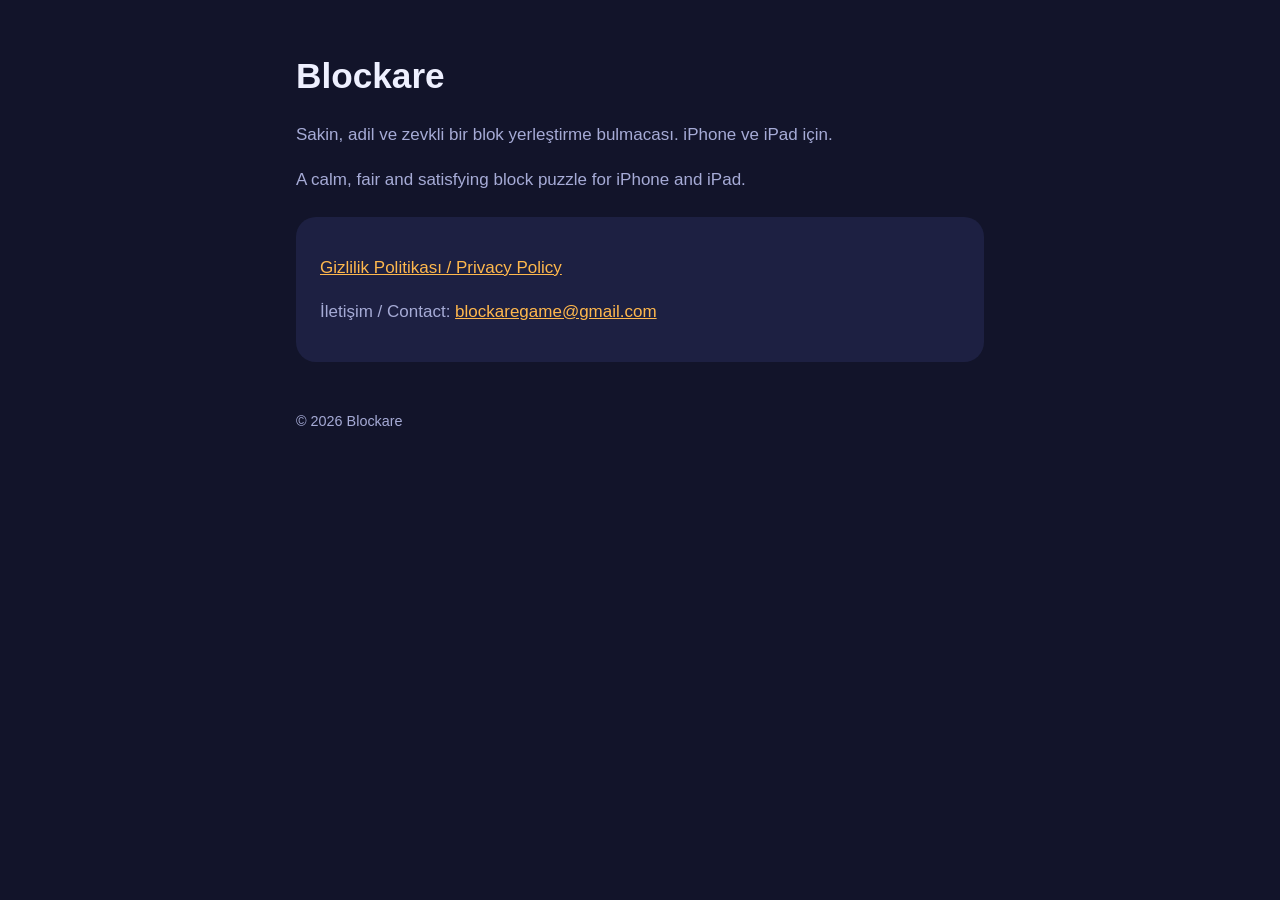
<file: index.html>
<!doctype html>
<html lang="tr">
<head>
  <meta charset="utf-8">
  <meta name="viewport" content="width=device-width, initial-scale=1">
  <title>Blockare</title>
  <link rel="stylesheet" href="style.css">
</head>
<body>
<main>
  <h1>Blockare</h1>
  <p>Sakin, adil ve zevkli bir blok yerleştirme bulmacası. iPhone ve iPad için.</p>
  <p>A calm, fair and satisfying block puzzle for iPhone and iPad.</p>
  <div class="card">
    <p><a href="privacy.html">Gizlilik Politikası / Privacy Policy</a></p>
    <p>İletişim / Contact: <a href="mailto:blockaregame@gmail.com">blockaregame@gmail.com</a></p>
  </div>
  <footer>© 2026 Blockare</footer>
</main>
</body>
</html>
</file>
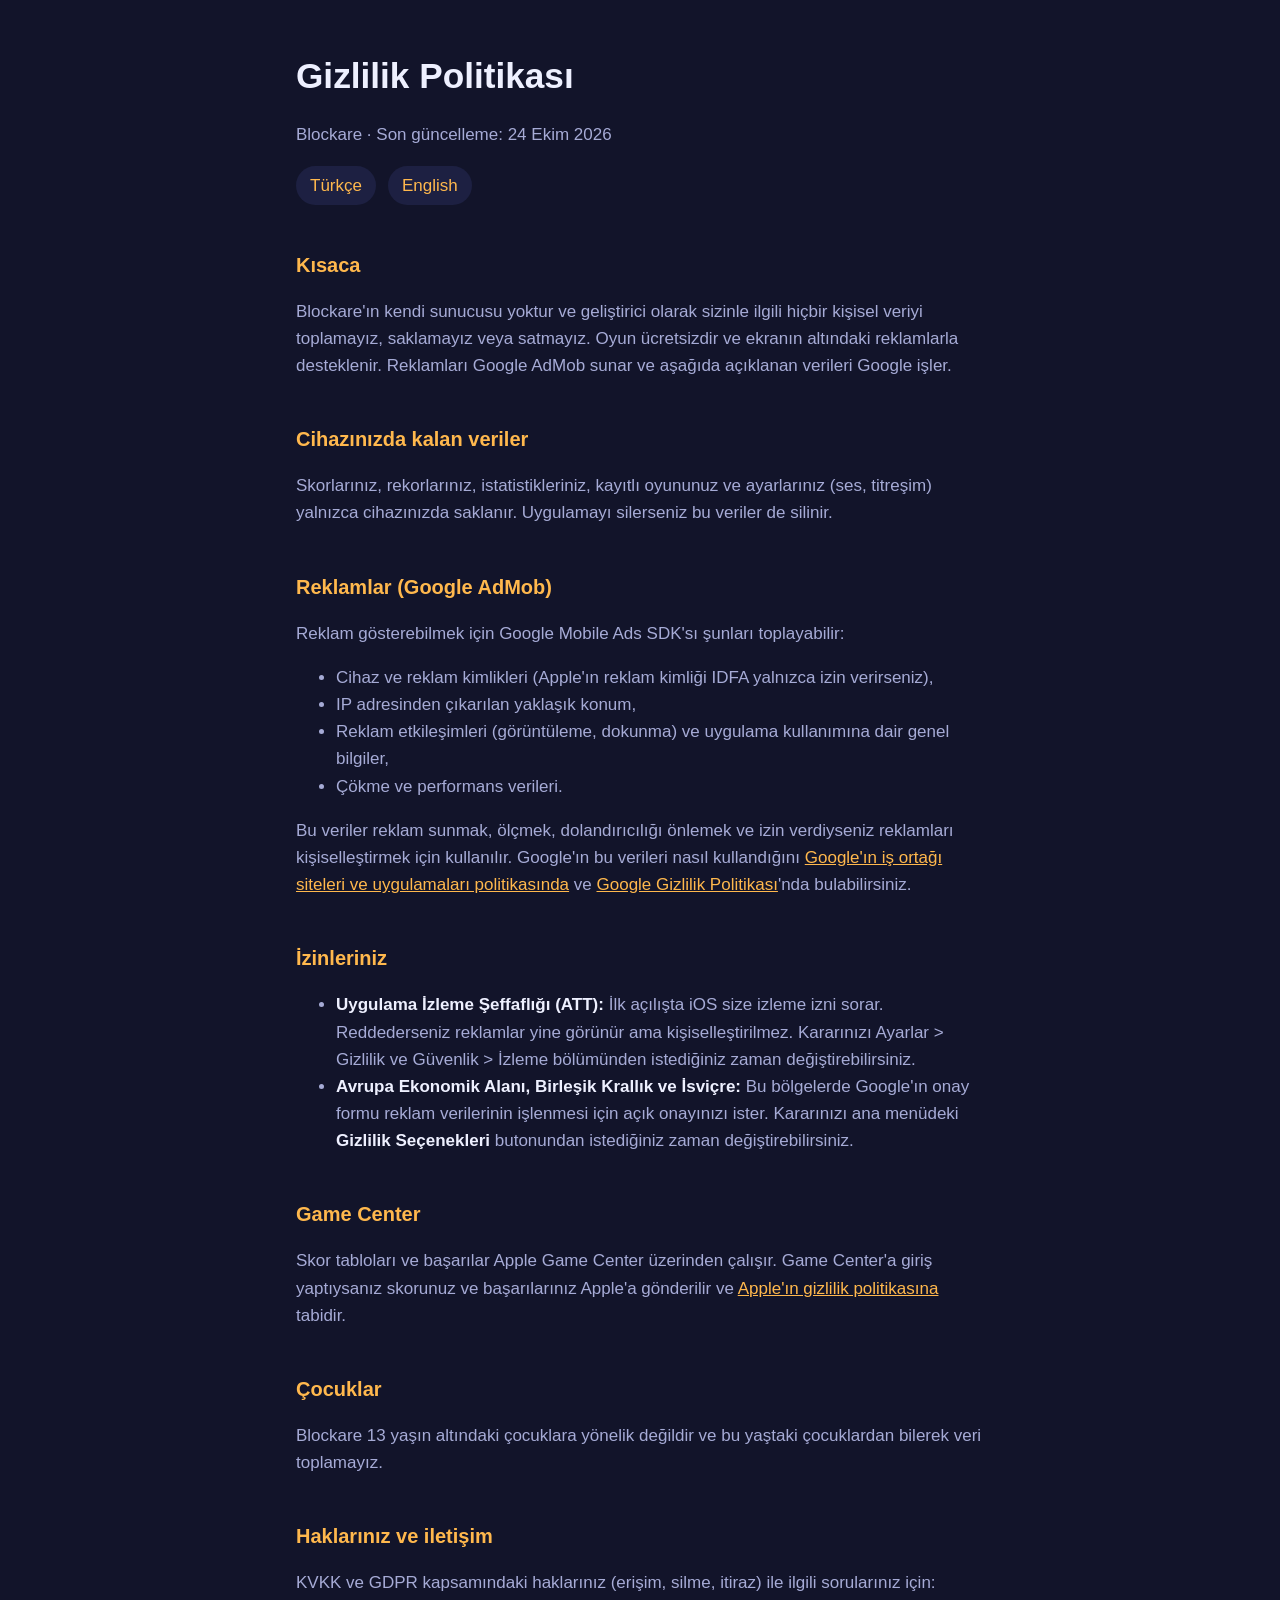
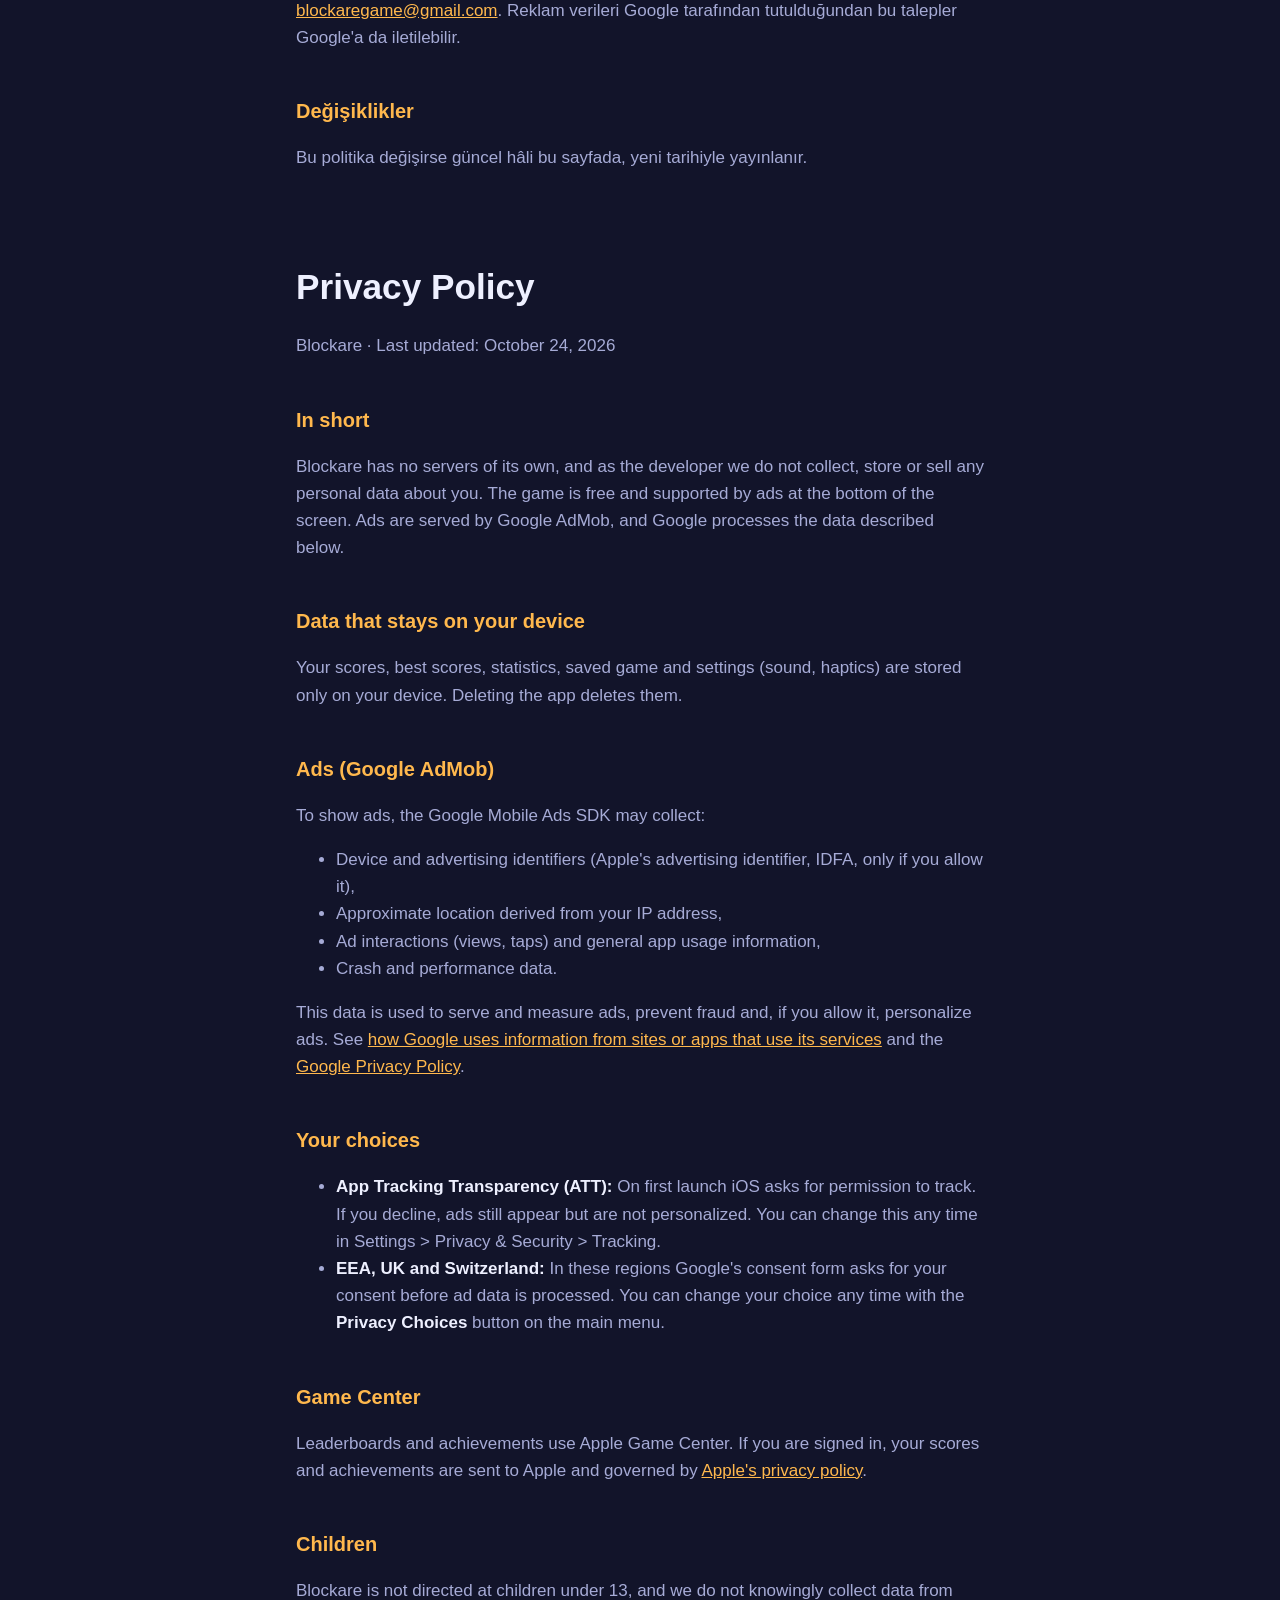
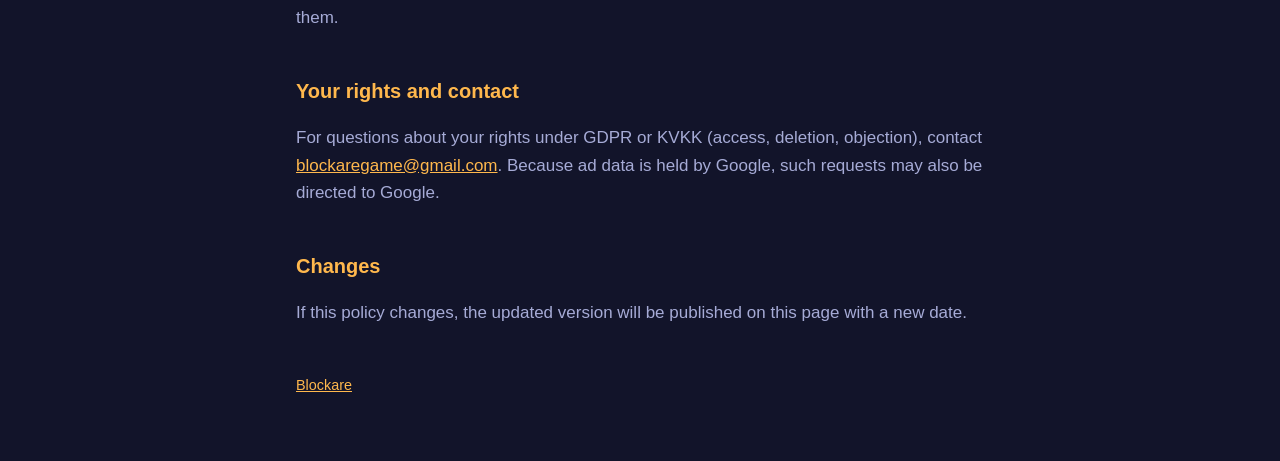
<file: privacy.html>
<!doctype html>
<html lang="tr">
<head>
  <meta charset="utf-8">
  <meta name="viewport" content="width=device-width, initial-scale=1">
  <title>Blockare Privacy Policy</title>
  <link rel="stylesheet" href="style.css">
</head>
<body>
<main>
  <h1>Gizlilik Politikası</h1>
  <p>Blockare · Son güncelleme: 24 Ekim 2026</p>
  <div class="lang"><a href="#tr">Türkçe</a><a href="#en">English</a></div>

  <section id="tr">
    <h2>Kısaca</h2>
    <p>Blockare'ın kendi sunucusu yoktur ve geliştirici olarak sizinle ilgili hiçbir kişisel veriyi toplamayız, saklamayız veya satmayız. Oyun ücretsizdir ve ekranın altındaki reklamlarla desteklenir. Reklamları Google AdMob sunar ve aşağıda açıklanan verileri Google işler.</p>

    <h2>Cihazınızda kalan veriler</h2>
    <p>Skorlarınız, rekorlarınız, istatistikleriniz, kayıtlı oyununuz ve ayarlarınız (ses, titreşim) yalnızca cihazınızda saklanır. Uygulamayı silerseniz bu veriler de silinir.</p>

    <h2>Reklamlar (Google AdMob)</h2>
    <p>Reklam gösterebilmek için Google Mobile Ads SDK'sı şunları toplayabilir:</p>
    <ul>
      <li>Cihaz ve reklam kimlikleri (Apple'ın reklam kimliği IDFA yalnızca izin verirseniz),</li>
      <li>IP adresinden çıkarılan yaklaşık konum,</li>
      <li>Reklam etkileşimleri (görüntüleme, dokunma) ve uygulama kullanımına dair genel bilgiler,</li>
      <li>Çökme ve performans verileri.</li>
    </ul>
    <p>Bu veriler reklam sunmak, ölçmek, dolandırıcılığı önlemek ve izin verdiyseniz reklamları kişiselleştirmek için kullanılır. Google'ın bu verileri nasıl kullandığını <a href="https://policies.google.com/technologies/partner-sites">Google'ın iş ortağı siteleri ve uygulamaları politikasında</a> ve <a href="https://policies.google.com/privacy">Google Gizlilik Politikası</a>'nda bulabilirsiniz.</p>

    <h2>İzinleriniz</h2>
    <ul>
      <li><strong>Uygulama İzleme Şeffaflığı (ATT):</strong> İlk açılışta iOS size izleme izni sorar. Reddederseniz reklamlar yine görünür ama kişiselleştirilmez. Kararınızı Ayarlar &gt; Gizlilik ve Güvenlik &gt; İzleme bölümünden istediğiniz zaman değiştirebilirsiniz.</li>
      <li><strong>Avrupa Ekonomik Alanı, Birleşik Krallık ve İsviçre:</strong> Bu bölgelerde Google'ın onay formu reklam verilerinin işlenmesi için açık onayınızı ister. Kararınızı ana menüdeki <strong>Gizlilik Seçenekleri</strong> butonundan istediğiniz zaman değiştirebilirsiniz.</li>
    </ul>

    <h2>Game Center</h2>
    <p>Skor tabloları ve başarılar Apple Game Center üzerinden çalışır. Game Center'a giriş yaptıysanız skorunuz ve başarılarınız Apple'a gönderilir ve <a href="https://www.apple.com/legal/privacy/">Apple'ın gizlilik politikasına</a> tabidir.</p>

    <h2>Çocuklar</h2>
    <p>Blockare 13 yaşın altındaki çocuklara yönelik değildir ve bu yaştaki çocuklardan bilerek veri toplamayız.</p>

    <h2>Haklarınız ve iletişim</h2>
    <p>KVKK ve GDPR kapsamındaki haklarınız (erişim, silme, itiraz) ile ilgili sorularınız için: <a href="mailto:blockaregame@gmail.com">blockaregame@gmail.com</a>. Reklam verileri Google tarafından tutulduğundan bu talepler Google'a da iletilebilir.</p>

    <h2>Değişiklikler</h2>
    <p>Bu politika değişirse güncel hâli bu sayfada, yeni tarihiyle yayınlanır.</p>
  </section>

  <section id="en">
    <h1 style="margin-top:2.5em">Privacy Policy</h1>
    <p>Blockare · Last updated: October 24, 2026</p>

    <h2>In short</h2>
    <p>Blockare has no servers of its own, and as the developer we do not collect, store or sell any personal data about you. The game is free and supported by ads at the bottom of the screen. Ads are served by Google AdMob, and Google processes the data described below.</p>

    <h2>Data that stays on your device</h2>
    <p>Your scores, best scores, statistics, saved game and settings (sound, haptics) are stored only on your device. Deleting the app deletes them.</p>

    <h2>Ads (Google AdMob)</h2>
    <p>To show ads, the Google Mobile Ads SDK may collect:</p>
    <ul>
      <li>Device and advertising identifiers (Apple's advertising identifier, IDFA, only if you allow it),</li>
      <li>Approximate location derived from your IP address,</li>
      <li>Ad interactions (views, taps) and general app usage information,</li>
      <li>Crash and performance data.</li>
    </ul>
    <p>This data is used to serve and measure ads, prevent fraud and, if you allow it, personalize ads. See <a href="https://policies.google.com/technologies/partner-sites">how Google uses information from sites or apps that use its services</a> and the <a href="https://policies.google.com/privacy">Google Privacy Policy</a>.</p>

    <h2>Your choices</h2>
    <ul>
      <li><strong>App Tracking Transparency (ATT):</strong> On first launch iOS asks for permission to track. If you decline, ads still appear but are not personalized. You can change this any time in Settings &gt; Privacy &amp; Security &gt; Tracking.</li>
      <li><strong>EEA, UK and Switzerland:</strong> In these regions Google's consent form asks for your consent before ad data is processed. You can change your choice any time with the <strong>Privacy Choices</strong> button on the main menu.</li>
    </ul>

    <h2>Game Center</h2>
    <p>Leaderboards and achievements use Apple Game Center. If you are signed in, your scores and achievements are sent to Apple and governed by <a href="https://www.apple.com/legal/privacy/">Apple's privacy policy</a>.</p>

    <h2>Children</h2>
    <p>Blockare is not directed at children under 13, and we do not knowingly collect data from them.</p>

    <h2>Your rights and contact</h2>
    <p>For questions about your rights under GDPR or KVKK (access, deletion, objection), contact <a href="mailto:blockaregame@gmail.com">blockaregame@gmail.com</a>. Because ad data is held by Google, such requests may also be directed to Google.</p>

    <h2>Changes</h2>
    <p>If this policy changes, the updated version will be published on this page with a new date.</p>
  </section>

  <footer><a href="index.html">Blockare</a></footer>
</main>
</body>
</html>
</file>
<file: style.css>
:root {
  --bg: #12142a;
  --card: #1d2042;
  --text: #eef0ff;
  --muted: #a6abd6;
  --accent: #ffb84d;
}
* { box-sizing: border-box; }
body {
  margin: 0;
  background: var(--bg);
  color: var(--text);
  font: 17px/1.6 -apple-system, BlinkMacSystemFont, "Segoe UI", Roboto, sans-serif;
}
main { max-width: 720px; margin: 0 auto; padding: 48px 16px 64px; }
h1 { font-size: 2.2rem; margin: 0 0 4px; }
h2 { margin-top: 2.2em; color: var(--accent); font-size: 1.25rem; }
p, li { color: var(--muted); }
strong { color: var(--text); }
a { color: var(--accent); }
.card { background: var(--card); border-radius: 20px; padding: 20px 24px; margin: 24px 0; }
.lang { display: flex; gap: 12px; margin: 16px 0 8px; }
.lang a { text-decoration: none; padding: 6px 14px; border-radius: 999px; background: var(--card); }
footer { margin-top: 48px; font-size: 0.9rem; color: var(--muted); }
</file>
